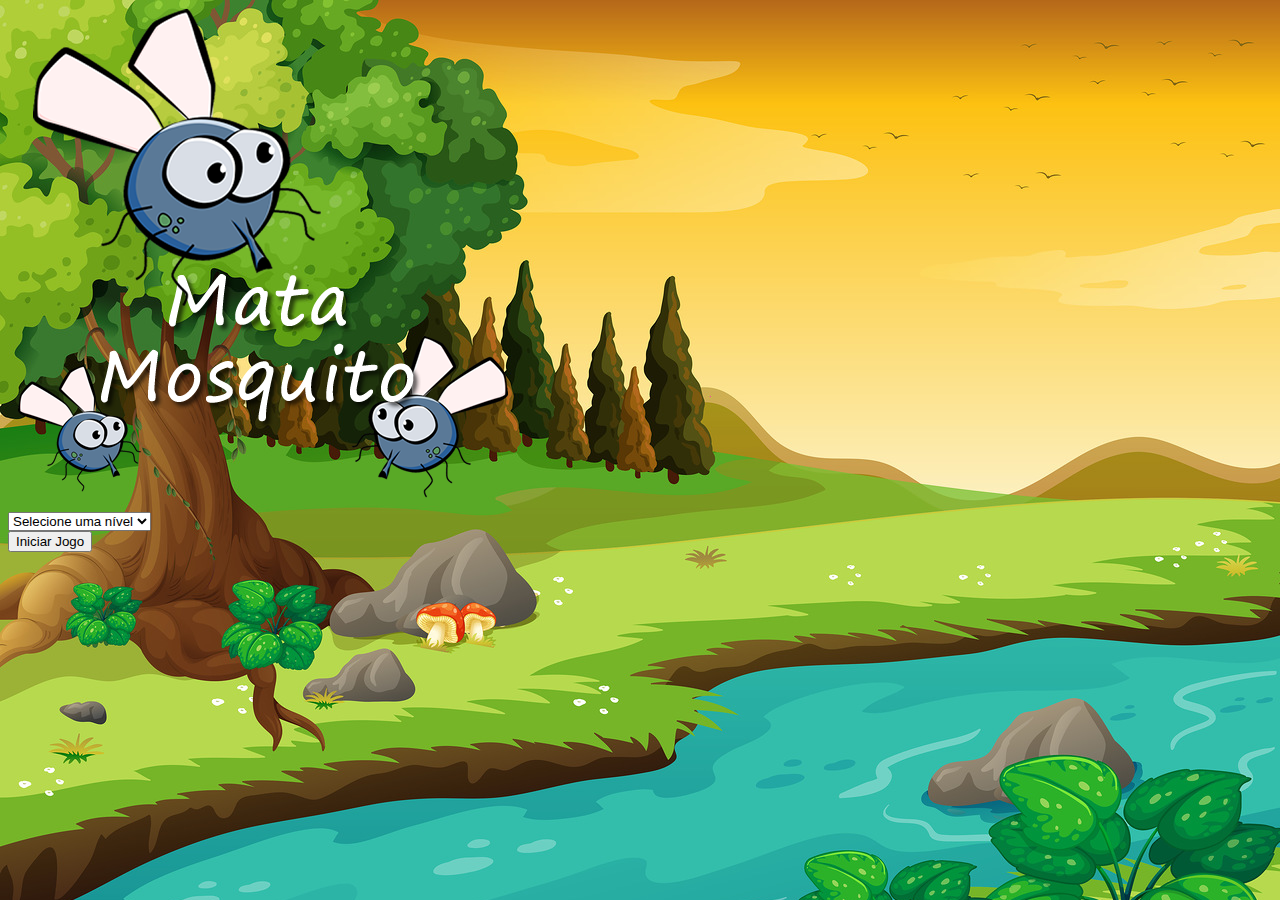
<file: index.html>
<!DOCTYPE html>
<html lang="en">
  <head>
    <meta charset="UTF-8" />
    <meta http-equiv="X-UA-Compatible" content="IE=edge" />
    <meta name="viewport" content="width=device-width, initial-scale=1.0" />
    <!-- CSS only -->
    <link
      href="https://cdn.jsdelivr.net/npm/bootstrap@5.2.0/dist/css/bootstrap.min.css"
      rel="stylesheet"
      integrity="sha384-gH2yIJqKdNHPEq0n4Mqa/HGKIhSkIHeL5AyhkYV8i59U5AR6csBvApHHNl/vI1Bx"
      crossorigin="anonymous"
    />
    <link rel="stylesheet" href="style.css" />
    <title>GameOver</title>
  </head>
  <body>
    <div class="container">
      <div class="row">
        <div class="col d-flex justify-content-center">
          <div class="mb-3">
            <img src="./imagens/game.png" alt="" />
          </div>
        </div>
      </div>

      <div class="row mb-3">
        <div class="col d-flex justify-content-center">
          <div>
            <select name="" id="nivel" class="form-control">
              <option value="">Selecione uma nível</option>
              <option value="normal">Normal</option>
              <option value="dificil">Difícil</option>
              <option value="chuck">Chuck Norris</option>
            </select>
          </div>
        </div>
      </div>

      <div class="row">
        <div class="col d-flex justify-content-center">
          <button class="btn btn-lg btn-danger" onclick="startGame()">
            Iniciar Jogo
          </button>
        </div>
      </div>
    </div>

    <script>
      function startGame() {
        let nivel = document.getElementById('nivel').value

        if (nivel == '') {
          alert('Selecione um nível valido!')
        } else {
          window.location.href = 'app.html?' + nivel
        }
      }
    </script>

    <!-- JavaScript Bundle with Popper -->
    <script
      src="https://cdn.jsdelivr.net/npm/bootstrap@5.2.0/dist/js/bootstrap.bundle.min.js"
      integrity="sha384-A3rJD856KowSb7dwlZdYEkO39Gagi7vIsF0jrRAoQmDKKtQBHUuLZ9AsSv4jD4Xa"
      crossorigin="anonymous"
    ></script>
  </body>
</html>
</file>
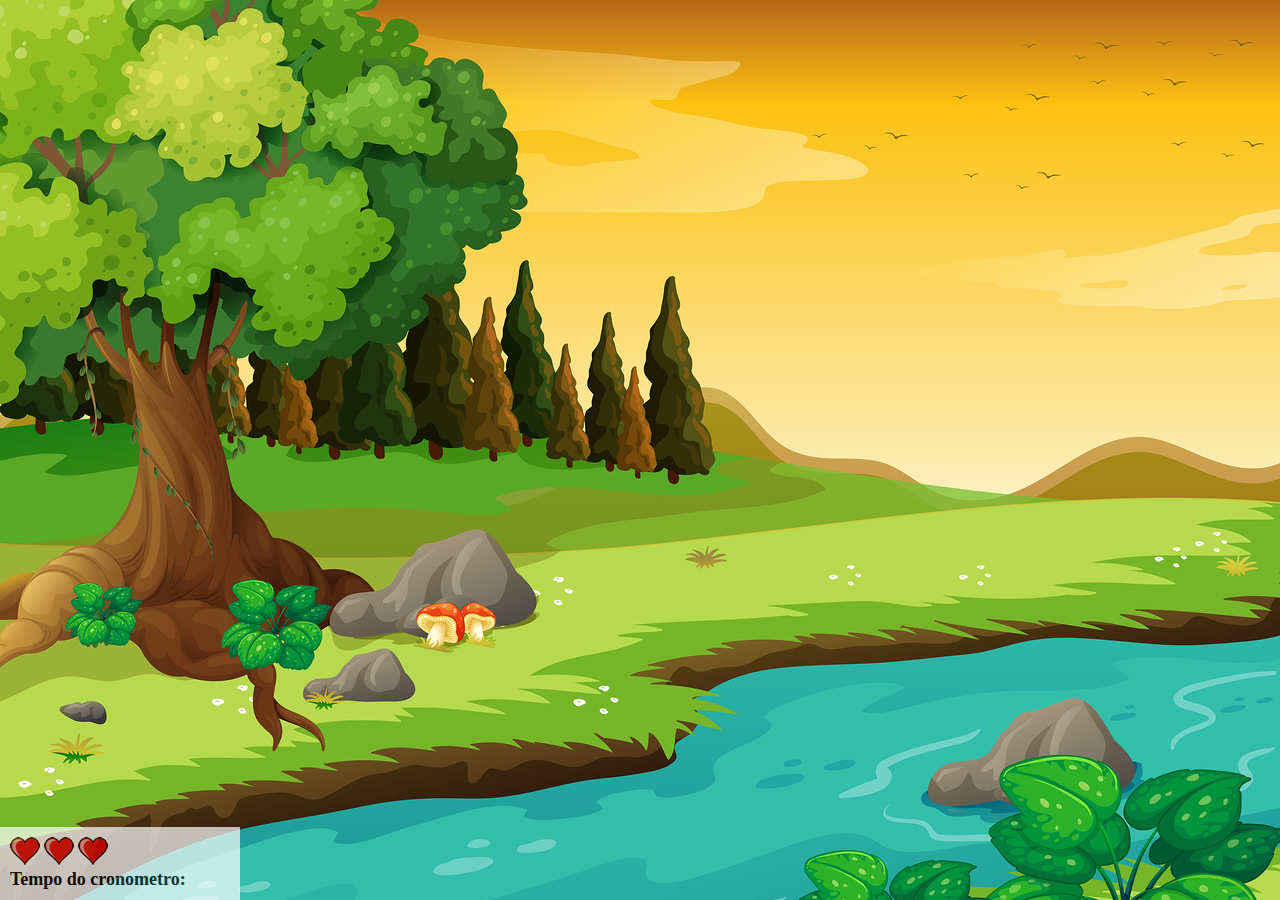
<file: app.html>
<!DOCTYPE html>
<html lang="en">
  <head>
    <meta charset="UTF-8" />
    <meta http-equiv="X-UA-Compatible" content="IE=edge" />
    <meta name="viewport" content="width=device-width, initial-scale=1.0" />
    <link rel="stylesheet" href="style.css" />
    <title>Game</title>
  </head>
  <body onresize="sizeViewPort()">
    <div class="painel">
      <div class="vidas">
        <img src="./imagens/coracao_cheio.png" id="v1" alt="" />
        <img src="./imagens/coracao_cheio.png" id="v2" alt="" />
        <img src="./imagens/coracao_cheio.png" id="v3" alt="" />
      </div>
      <div class="cronometro">
        Tempo do cronometro: <span id="cronometro"></span>
      </div>
    </div>

    <script src="script.js"></script>
  </body>
</html>
</file>
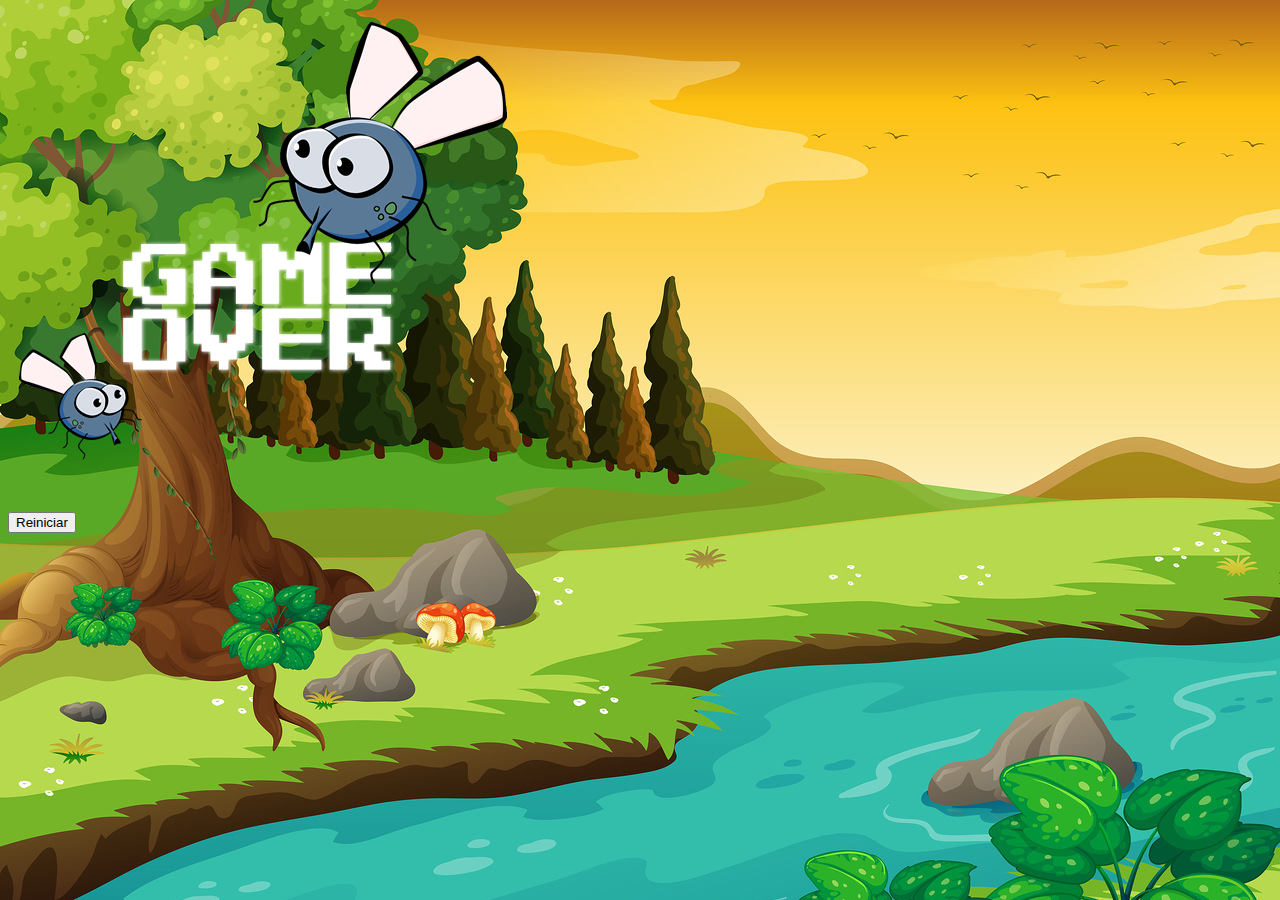
<file: gameover.html>
<!DOCTYPE html>
<html lang="en">
  <head>
    <meta charset="UTF-8" />
    <meta http-equiv="X-UA-Compatible" content="IE=edge" />
    <meta name="viewport" content="width=device-width, initial-scale=1.0" />
    <!-- CSS only -->
    <link
      href="https://cdn.jsdelivr.net/npm/bootstrap@5.2.0/dist/css/bootstrap.min.css"
      rel="stylesheet"
      integrity="sha384-gH2yIJqKdNHPEq0n4Mqa/HGKIhSkIHeL5AyhkYV8i59U5AR6csBvApHHNl/vI1Bx"
      crossorigin="anonymous"
    />
    <link rel="stylesheet" href="style.css" />
    <title>GameOver</title>
  </head>
  <body>
    <div class="container">
      <div class="row">
        <div class="col d-flex justify-content-center">
          <div class="mb-3">
            <div>
              <img src="./imagens/game_over.png" alt="" />
            </div>

            <div class="text-center">
              <button
                class="btn btn-lg btn-dark"
                onclick="window.location.href='index.html'"
              >
                Reiniciar
              </button>
            </div>
          </div>
        </div>
      </div>
    </div>

    <!-- JavaScript Bundle with Popper -->
    <script
      src="https://cdn.jsdelivr.net/npm/bootstrap@5.2.0/dist/js/bootstrap.bundle.min.js"
      integrity="sha384-A3rJD856KowSb7dwlZdYEkO39Gagi7vIsF0jrRAoQmDKKtQBHUuLZ9AsSv4jD4Xa"
      crossorigin="anonymous"
    ></script>
  </body>
</html>
</file>
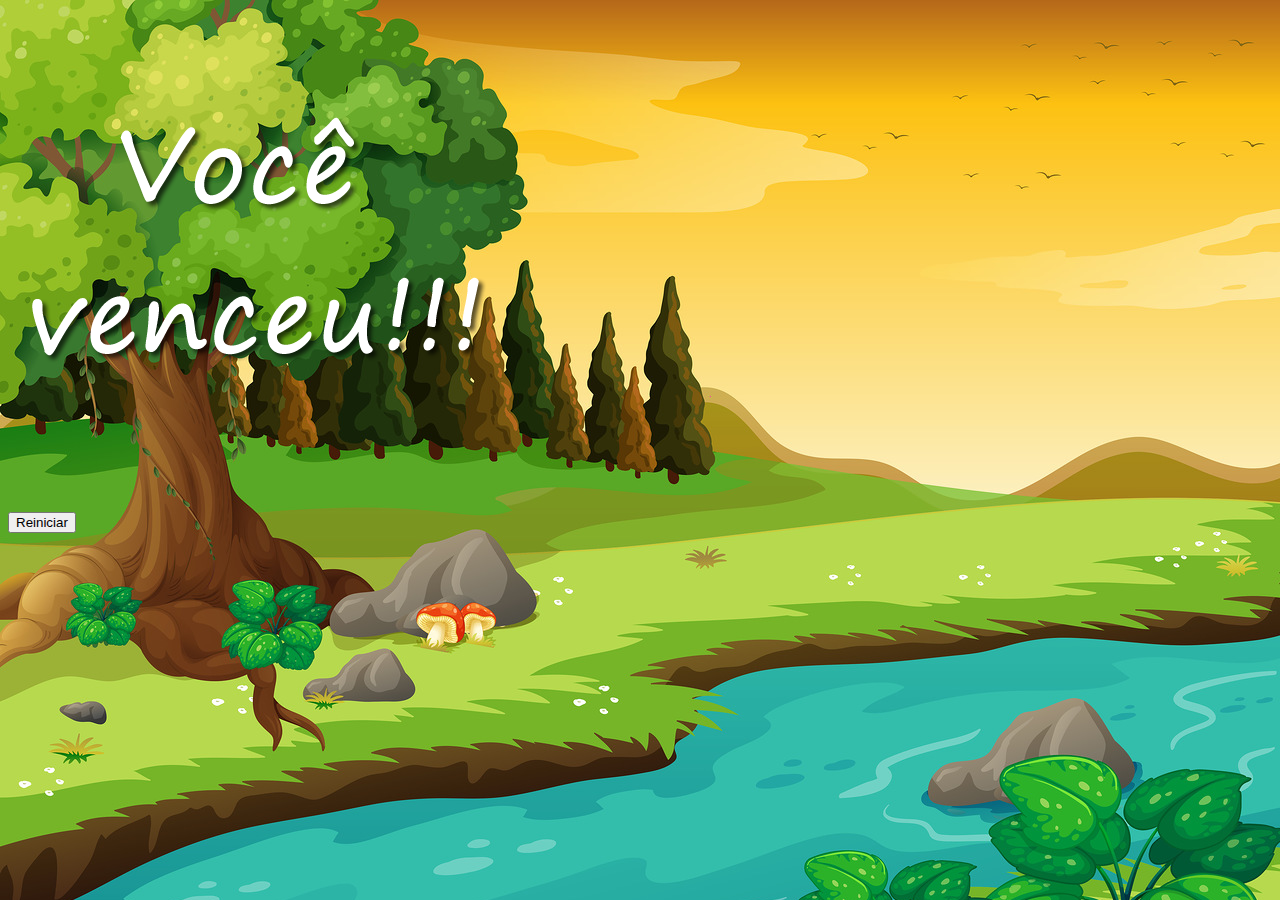
<file: winner.html>
<!DOCTYPE html>
<html lang="en">
  <head>
    <meta charset="UTF-8" />
    <meta http-equiv="X-UA-Compatible" content="IE=edge" />
    <meta name="viewport" content="width=device-width, initial-scale=1.0" />
    <!-- CSS only -->
    <link
      href="https://cdn.jsdelivr.net/npm/bootstrap@5.2.0/dist/css/bootstrap.min.css"
      rel="stylesheet"
      integrity="sha384-gH2yIJqKdNHPEq0n4Mqa/HGKIhSkIHeL5AyhkYV8i59U5AR6csBvApHHNl/vI1Bx"
      crossorigin="anonymous"
    />
    <link rel="stylesheet" href="style.css" />
    <title>Parábens</title>
  </head>
  <body>
    <div class="container">
      <div class="row">
        <div class="col d-flex justify-content-center">
          <div class="mb-3">
            <div>
              <img src="./imagens/vitoria.png" alt="" />
            </div>
            <div class="text-center">
              <button
                class="btn btn-lg btn-dark"
                onclick="window.location.href='index.html'"
              >
                Reiniciar
              </button>
            </div>
          </div>
        </div>
      </div>
    </div>

    <!-- JavaScript Bundle with Popper -->
    <script
      src="https://cdn.jsdelivr.net/npm/bootstrap@5.2.0/dist/js/bootstrap.bundle.min.js"
      integrity="sha384-A3rJD856KowSb7dwlZdYEkO39Gagi7vIsF0jrRAoQmDKKtQBHUuLZ9AsSv4jD4Xa"
      crossorigin="anonymous"
    ></script>
  </body>
</html>
</file>
<file: style.css>
html{

cursor: url(./imagens/mata_mosca.png) 30 30, auto;


}
body{
  background-image: url(./imagens/bg.jpg) ;
  background-repeat: no-repeat;
  background-size: cover;
}

.mosquito1{
  width: 50px;
  height: 50px;

}

.mosquito2{
  width: 70px;
  height: 70px;
  
}

.mosquito3{
  width: 90px;
  height: 90px; 
}

.ladoA{
  transform: scaleX(1);
}

.ladoB{
  transform: scaleX(-1);
}


.painel{
  position: absolute;
  bottom: 0;
  left: 0;
  width: 220px;
  padding: 10px;
  background: #fff;
  opacity: 0.7;
}

.cronometro{
  font-size: 18px;
  font-weight: bold;

}
</file>
